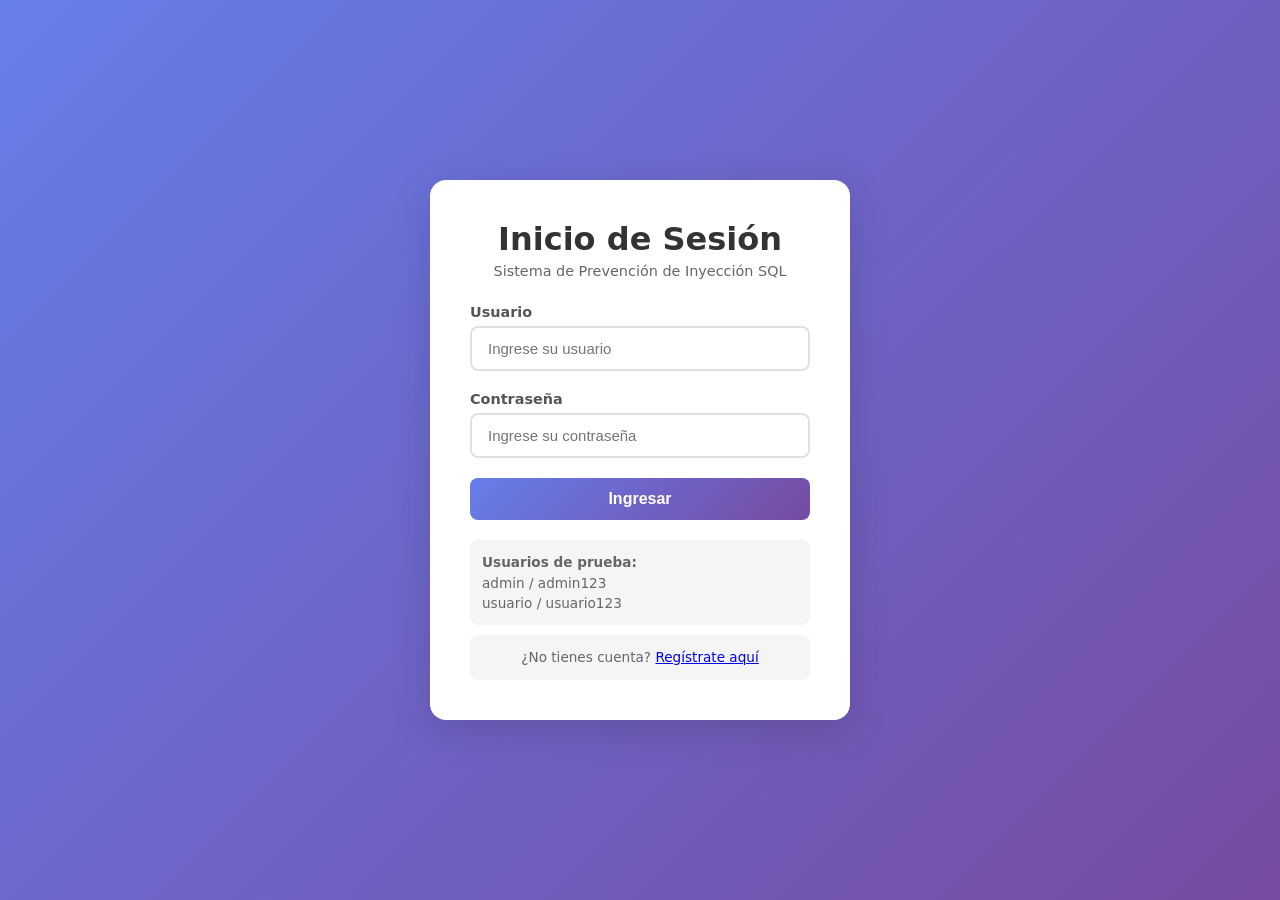
<file: target/inyeccion-sql/index.html>
<!DOCTYPE html>
<html lang="es">
<head>
    <meta charset="UTF-8">
    <meta name="viewport" content="width=device-width, initial-scale=1.0">
    <title>Inicio de Sesión - Inyección SQL</title>
    <link rel="stylesheet" href="css/style.css">
</head>
<body>
    <div class="container">
        <div class="login-card">
            <h1>Inicio de Sesión</h1>
            <p class="subtitle">Sistema de Prevención de Inyección SQL</p>
            <form id="loginForm">
                <div class="form-group">
                    <label for="usuario">Usuario</label>
                    <input type="text" id="usuario" name="usuario" placeholder="Ingrese su usuario" required autocomplete="username">
                </div>
                <div class="form-group">
                    <label for="password">Contraseña</label>
                    <input type="password" id="password" name="password" placeholder="Ingrese su contraseña" required autocomplete="current-password">
                </div>
                <div id="errorMessage" class="error-message hidden"></div>
                <button type="submit" class="btn-primary">Ingresar</button>
            </form>
            <div class="info-box">
                <strong>Usuarios de prueba:</strong><br>
                admin / admin123<br>
                usuario / usuario123
            </div>
            <div class="info-box" style="margin-top:10px;text-align:center;">
                ¿No tienes cuenta? <a href="register.html">Regístrate aquí</a>
            </div>
        </div>
    </div>
    <script src="js/api.js"></script>
    <script src="js/login.js"></script>
</body>
</html>
</file>
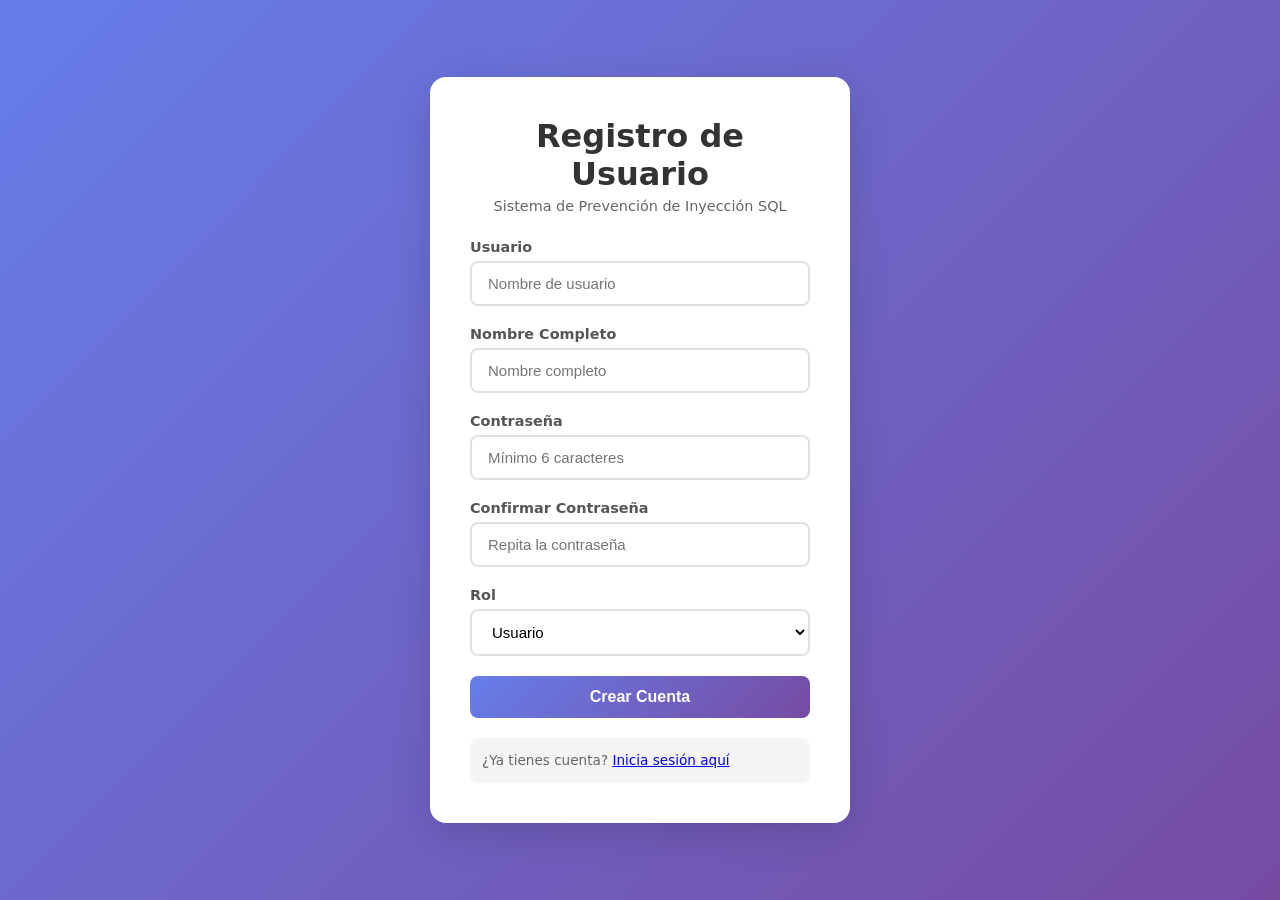
<file: target/inyeccion-sql/register.html>
<!DOCTYPE html>
<html lang="es">
<head>
    <meta charset="UTF-8">
    <meta name="viewport" content="width=device-width, initial-scale=1.0">
    <title>Registro - Inyección SQL</title>
    <link rel="stylesheet" href="css/style.css">
</head>
<body>
    <div class="container">
        <div class="login-card">
            <h1>Registro de Usuario</h1>
            <p class="subtitle">Sistema de Prevención de Inyección SQL</p>

            <div id="generalError" class="error-message hidden"></div>

            <form id="registerForm" action="api/register" method="POST">
                <div class="form-group">
                    <label for="usuario">Usuario</label>
                    <input type="text" id="usuario" name="usuario" placeholder="Nombre de usuario"
                           required autocomplete="username" value="">
                    <div id="usuarioError" class="field-error hidden"></div>
                </div>
                <div class="form-group">
                    <label for="nombre">Nombre Completo</label>
                    <input type="text" id="nombre" name="nombre" placeholder="Nombre completo"
                           required value="">
                    <div id="nombreError" class="field-error hidden"></div>
                </div>
                <div class="form-group">
                    <label for="password">Contraseña</label>
                    <input type="password" id="password" name="password"
                           placeholder="Mínimo 6 caracteres" required minlength="6"
                           autocomplete="new-password">
                    <div id="passwordError" class="field-error hidden"></div>
                </div>
                <div class="form-group">
                    <label for="confirmPassword">Confirmar Contraseña</label>
                    <input type="password" id="confirmPassword" name="confirmPassword"
                           placeholder="Repita la contraseña" required autocomplete="new-password">
                    <div id="confirmPasswordError" class="field-error hidden"></div>
                </div>
                <div class="form-group">
                    <label for="rol">Rol</label>
                    <select id="rol" name="rol">
                        <option value="user">Usuario</option>
                        <option value="admin">Administrador</option>
                    </select>
                </div>
                <button type="submit" class="btn-primary">Crear Cuenta</button>
            </form>

            <div class="info-box">
                ¿Ya tienes cuenta? <a href="index.html">Inicia sesión aquí</a>
            </div>
        </div>
    </div>
    <script>
        document.addEventListener('DOMContentLoaded', () => {
            const urlParams = new URLSearchParams(window.location.search);
            const errorsParam = urlParams.get('errors');
            const oldUsuario = urlParams.get('usuario');
            const oldNombre = urlParams.get('nombre');
            const oldRol = urlParams.get('rol');

            if (oldUsuario) document.getElementById('usuario').value = oldUsuario;
            if (oldNombre) document.getElementById('nombre').value = oldNombre;
            if (oldRol) document.getElementById('rol').value = oldRol;

            if (errorsParam) {
                try {
                    const errors = JSON.parse(decodeURIComponent(errorsParam));
                    Object.entries(errors).forEach(([key, msg]) => {
                        const errorDiv = document.getElementById(key + 'Error');
                        const generalDiv = document.getElementById('generalError');
                        if (key === 'general') {
                            generalDiv.textContent = msg;
                            generalDiv.classList.remove('hidden');
                        } else if (errorDiv) {
                            errorDiv.textContent = msg;
                            errorDiv.classList.remove('hidden');
                        }
                    });
                } catch (e) {}
            }

            document.getElementById('registerForm').addEventListener('submit', async (e) => {
                e.preventDefault();
                const form = e.target;
                const formData = new FormData(form);
                try {
                    const response = await fetch(form.action, {
                        method: 'POST',
                        body: new URLSearchParams(formData)
                    });
                    if (response.redirected) {
                        window.location.href = response.url;
                    } else {
                        const html = await response.text();
                        document.open();
                        document.write(html);
                        document.close();
                    }
                } catch (err) {
                    document.getElementById('generalError').textContent = 'Error de conexión';
                    document.getElementById('generalError').classList.remove('hidden');
                }
            });
        });
    </script>
    <style>
        .field-error {
            color: #d32f2f;
            font-size: 0.85em;
            margin-top: 4px;
        }
        .field-error.hidden, .error-message.hidden {
            display: none;
        }
        select {
            width: 100%;
            padding: 12px 16px;
            border: 2px solid #e0e0e0;
            border-radius: 8px;
            font-size: 15px;
            background: white;
        }
        select:focus {
            outline: none;
            border-color: #667eea;
        }
    </style>
</body>
</html>
</file>
<file: target/inyeccion-sql/css/style.css>
* {
    margin: 0;
    padding: 0;
    box-sizing: border-box;
}

body {
    font-family: 'Segoe UI', system-ui, -apple-system, sans-serif;
    background: linear-gradient(135deg, #667eea 0%, #764ba2 100%);
    min-height: 100vh;
    color: #333;
}

.container {
    display: flex;
    justify-content: center;
    align-items: center;
    min-height: 100vh;
    padding: 20px;
}

.login-card {
    background: white;
    border-radius: 16px;
    padding: 40px;
    width: 100%;
    max-width: 420px;
    box-shadow: 0 10px 40px rgba(0,0,0,0.15);
}

.login-card h1 {
    text-align: center;
    margin-bottom: 5px;
    color: #333;
}

.subtitle {
    text-align: center;
    color: #666;
    font-size: 0.9em;
    margin-bottom: 25px;
}

.form-group {
    margin-bottom: 20px;
}

.form-group label {
    display: block;
    margin-bottom: 6px;
    font-weight: 600;
    font-size: 0.9em;
    color: #555;
}

.form-group input {
    width: 100%;
    padding: 12px 16px;
    border: 2px solid #e0e0e0;
    border-radius: 8px;
    font-size: 15px;
    transition: border-color 0.2s;
}

.form-group input:focus {
    outline: none;
    border-color: #667eea;
}

.error-message {
    background: #ffe0e0;
    color: #d32f2f;
    padding: 10px;
    border-radius: 8px;
    margin-bottom: 15px;
    font-size: 0.9em;
    text-align: center;
}

.hidden {
    display: none;
}

.btn-primary {
    width: 100%;
    padding: 12px;
    background: linear-gradient(135deg, #667eea, #764ba2);
    color: white;
    border: none;
    border-radius: 8px;
    font-size: 16px;
    font-weight: 600;
    cursor: pointer;
    transition: opacity 0.2s;
}

.btn-primary:hover {
    opacity: 0.9;
}

.btn-danger {
    padding: 8px 16px;
    background: #dc3545;
    color: white;
    border: none;
    border-radius: 6px;
    cursor: pointer;
    font-weight: 500;
    transition: opacity 0.2s;
}

.btn-danger:hover {
    opacity: 0.9;
}

.info-box {
    margin-top: 20px;
    padding: 12px;
    background: #f5f5f5;
    border-radius: 8px;
    font-size: 0.85em;
    color: #666;
    line-height: 1.5;
}

.navbar {
    background: white;
    padding: 15px 30px;
    display: flex;
    justify-content: space-between;
    align-items: center;
    box-shadow: 0 2px 10px rgba(0,0,0,0.1);
}

.nav-left h2 {
    font-size: 1.2em;
    color: #667eea;
}

.nav-right {
    display: flex;
    align-items: center;
    gap: 15px;
}

.nav-right span {
    color: #555;
    font-size: 0.9em;
}

.nav-link {
    color: #667eea;
    text-decoration: none;
    font-weight: 500;
    font-size: 0.9em;
}

.nav-link:hover {
    text-decoration: underline;
}

.main-content {
    max-width: 1000px;
    margin: 30px auto;
    padding: 0 20px;
}

.search-section {
    background: white;
    border-radius: 12px;
    padding: 30px;
    margin-bottom: 20px;
    box-shadow: 0 2px 10px rgba(0,0,0,0.05);
}

.search-section h1 {
    margin-bottom: 5px;
}

.search-box {
    display: flex;
    gap: 10px;
    margin: 20px 0;
}

.search-box input {
    flex: 1;
    padding: 12px 16px;
    border: 2px solid #e0e0e0;
    border-radius: 8px;
    font-size: 15px;
}

.search-box input:focus {
    outline: none;
    border-color: #667eea;
}

.search-box .btn-primary {
    width: auto;
    padding: 12px 30px;
}

.search-info {
    background: #fff3e0;
    padding: 10px 15px;
    border-radius: 8px;
    font-size: 0.85em;
    color: #e65100;
}

.search-info code {
    background: #ffe0b2;
    padding: 2px 6px;
    border-radius: 4px;
    font-size: 0.95em;
}

.results-section {
    background: white;
    border-radius: 12px;
    padding: 20px;
    box-shadow: 0 2px 10px rgba(0,0,0,0.05);
}

.loading {
    text-align: center;
    color: #666;
    padding: 40px;
    font-size: 0.9em;
}

.product-grid {
    display: grid;
    grid-template-columns: repeat(auto-fill, minmax(280px, 1fr));
    gap: 16px;
}

.product-card {
    border: 1px solid #e0e0e0;
    border-radius: 8px;
    padding: 16px;
    transition: box-shadow 0.2s;
}

.product-card:hover {
    box-shadow: 0 4px 15px rgba(0,0,0,0.1);
}

.product-card h3 {
    color: #333;
    margin-bottom: 6px;
}

.product-card .category {
    display: inline-block;
    background: #e3f2fd;
    color: #1976d2;
    padding: 2px 10px;
    border-radius: 12px;
    font-size: 0.8em;
    margin-bottom: 8px;
}

.product-card .description {
    color: #666;
    font-size: 0.9em;
    margin-bottom: 10px;
    line-height: 1.4;
}

.product-card .details {
    display: flex;
    justify-content: space-between;
    align-items: center;
}

.product-card .price {
    font-size: 1.3em;
    font-weight: 700;
    color: #2e7d32;
}

.product-card .stock {
    font-size: 0.85em;
    color: #555;
}

.empty-state {
    text-align: center;
    color: #666;
    padding: 40px;
    font-size: 1.1em;
}

.admin-section {
    background: white;
    border-radius: 12px;
    padding: 30px;
    box-shadow: 0 2px 10px rgba(0,0,0,0.05);
}

.admin-section h1 {
    margin-bottom: 20px;
}

.create-form {
    background: #f5f5f5;
    padding: 20px;
    border-radius: 8px;
    margin: 15px 0;
}

.create-form h3 {
    margin-bottom: 15px;
    color: #333;
}

.form-row {
    display: flex;
    gap: 10px;
    flex-wrap: wrap;
}

.form-row input, .form-row select {
    padding: 10px 14px;
    border: 2px solid #e0e0e0;
    border-radius: 6px;
    font-size: 14px;
}

.form-row input:focus, .form-row select:focus {
    outline: none;
    border-color: #667eea;
}

.form-row .btn-primary {
    width: auto;
    padding: 10px 25px;
}

.table-container {
    margin-top: 20px;
}

table {
    width: 100%;
    border-collapse: collapse;
}

table th, table td {
    padding: 12px 15px;
    text-align: left;
    border-bottom: 1px solid #e0e0e0;
}

table th {
    background: #f5f5f5;
    font-weight: 600;
    color: #555;
    font-size: 0.9em;
}

table td {
    font-size: 0.95em;
}

.role-badge {
    display: inline-block;
    padding: 2px 10px;
    border-radius: 12px;
    font-size: 0.8em;
    font-weight: 600;
}

.role-admin {
    background: #fce4ec;
    color: #c62828;
}

.role-user {
    background: #e8f5e9;
    color: #2e7d32;
}

@media (max-width: 768px) {
    .search-box {
        flex-direction: column;
    }
    .form-row {
        flex-direction: column;
    }
    .navbar {
        flex-direction: column;
        gap: 10px;
    }
}
</file>
